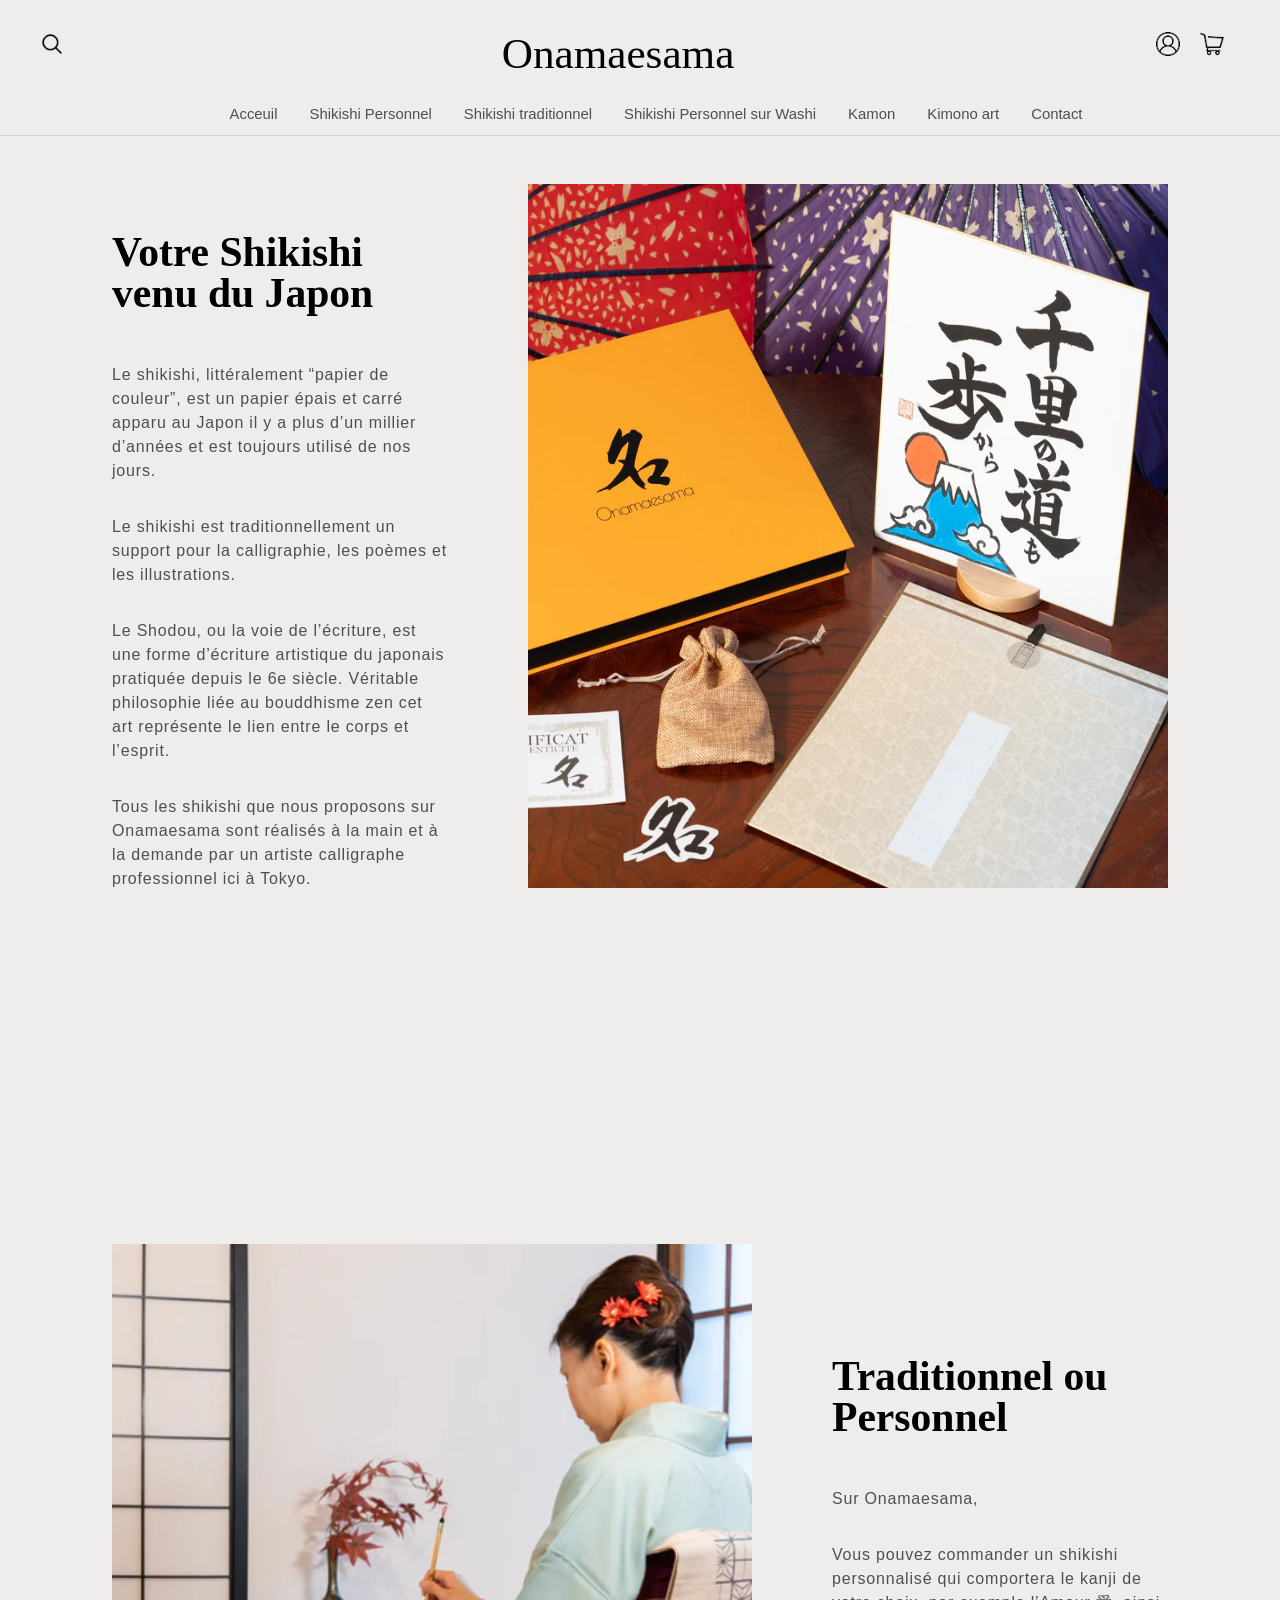
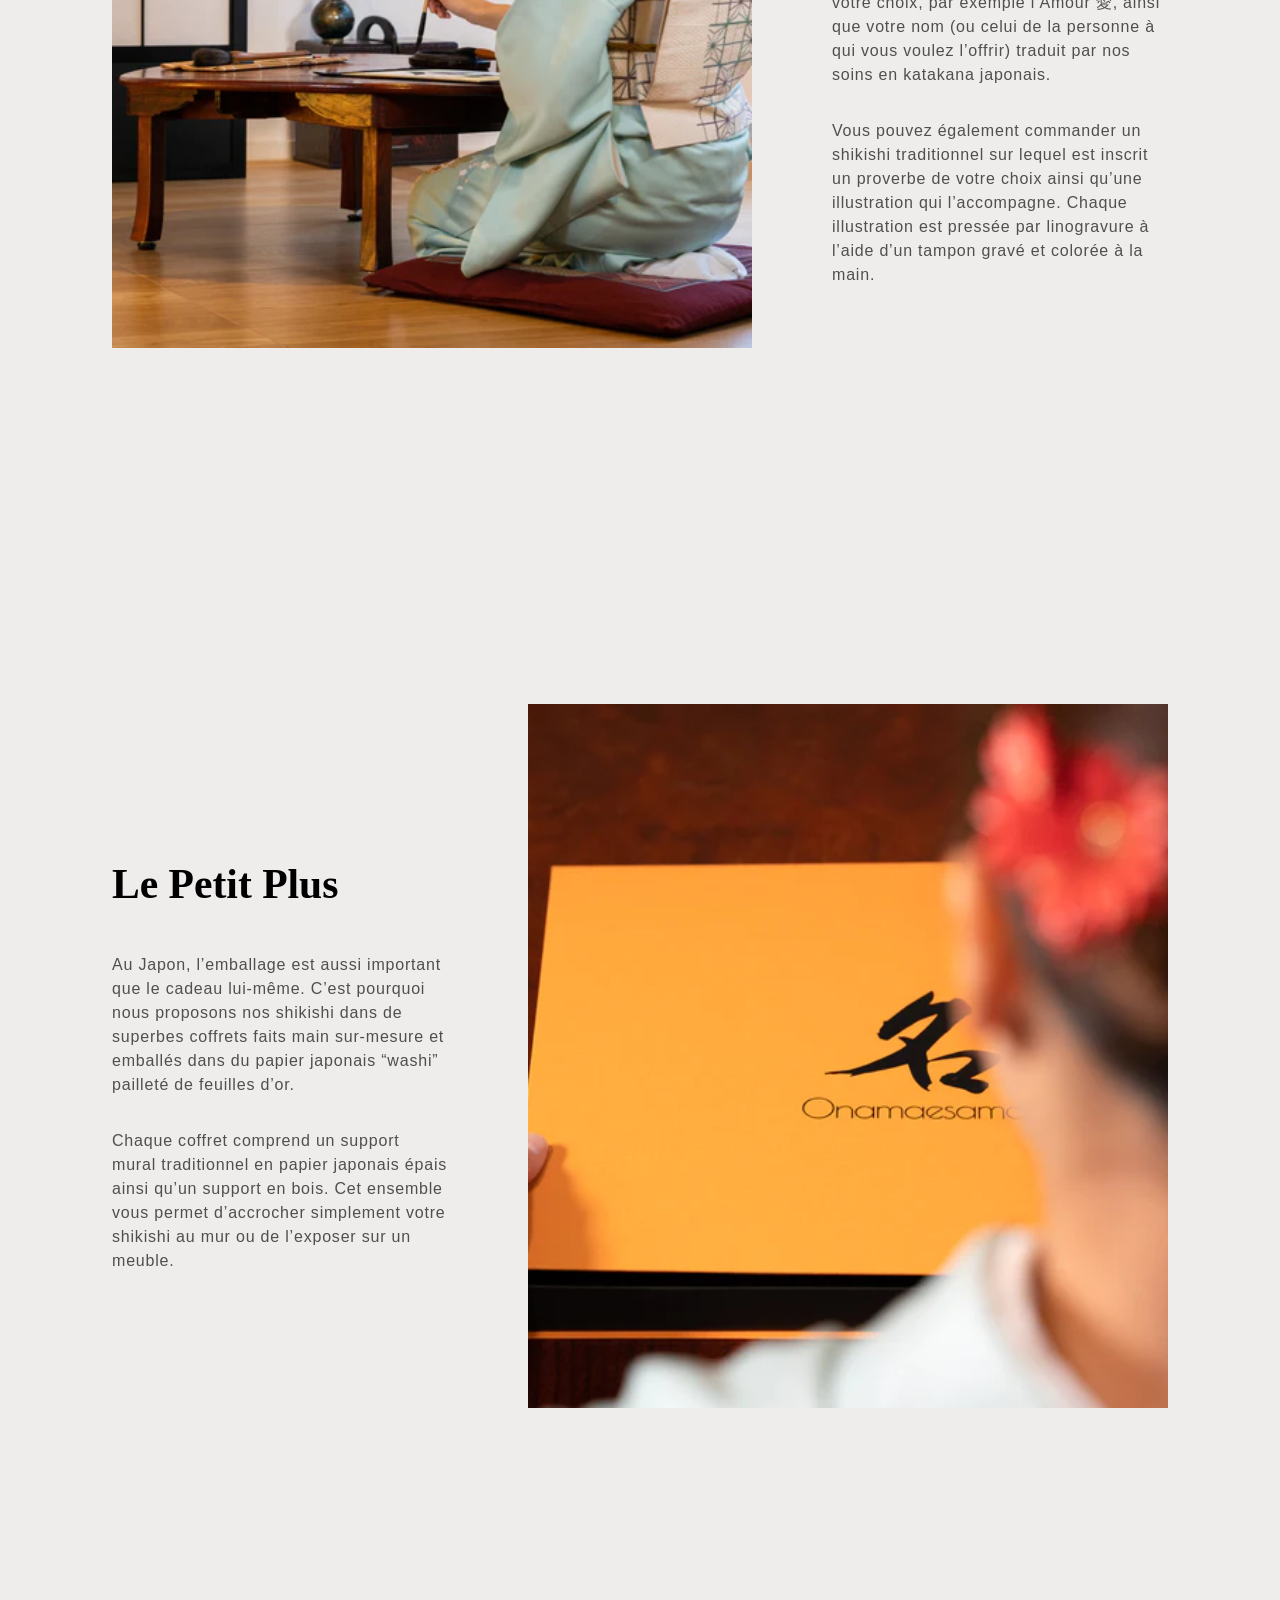
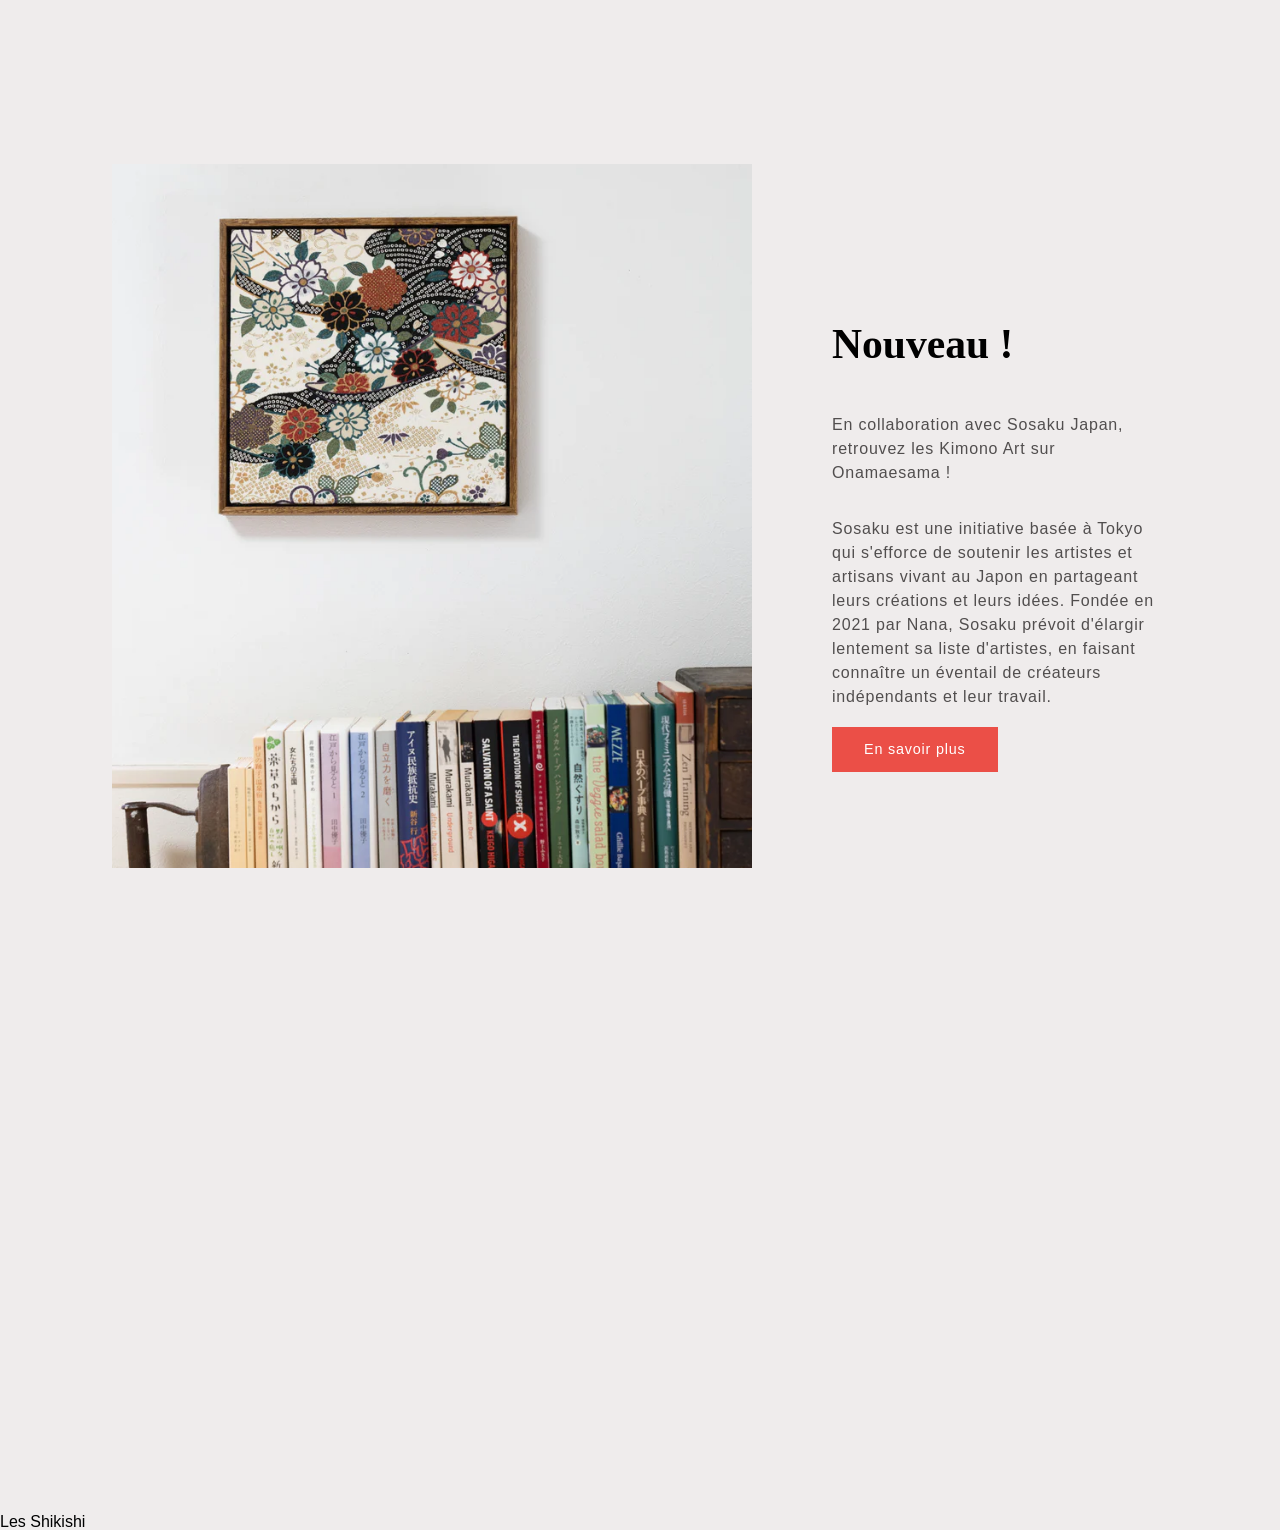
<file: index.html>
<!DOCTYPE html>
<html lang="fr">

<head>
    <meta charset="UTF-8">
    <meta http-equiv="X-UA-Compatible" content="IE=edge">
    <meta name="viewport" content="width=device-width, initial-scale=1.0">
    <link rel="stylesheet" href="/css/reset.css">
    <link rel="stylesheet" href="/css/styles.css">
    <title>Onamaesama</title>
</head>


<body>
    <header>
        <div class="title-and-icons">
            <img class="icon" src="/images/icons8-chercher-30.png">
            <h1 class="title">Onamaesama</h1>
            <div class="icons">
                <img class="icon" src="/images/pngwing.com (1).png">
                <img class="icon" src="/images/pngwing.com (2).png">
            </div>
        </div>
        <div class="nav-bar">
            <a href="#" class="nav-element">Acceuil</a>
            <a href="#" class="nav-element">Shikishi Personnel</a>
            <a href="#" class="nav-element">Shikishi traditionnel</a>
            <a href="#" class="nav-element">Shikishi Personnel sur Washi</a>
            <a href="#" class="nav-element">Kamon</a>
            <a href="#" class="nav-element">Kimono art</a>
            <a href="#" class="nav-element">Contact</a>
        </div>
    </header>

    <main>
        <div class="container">
            <div class="paragraph-box box">
                <h2 class="paragraph-title">Votre Shikishi venu du Japon</h2>
                <p class="paragraph">Le shikishi, littéralement “papier de couleur”, est un papier épais et carré apparu
                    au Japon il y a
                    plus d’un millier d’années et est toujours utilisé de nos jours.</p>
                <p class="paragraph">Le shikishi est traditionnellement un support pour la calligraphie, les poèmes et
                    les illustrations.
                </p>
                <p class="paragraph">Le Shodou, ou la voie de l’écriture, est une forme d’écriture artistique du
                    japonais pratiquée depuis
                    le 6e siècle. Véritable philosophie liée au bouddhisme zen cet art représente le lien entre le corps
                    et l’esprit.</p>
                <p class="paragraph">Tous les shikishi que nous proposons sur Onamaesama sont réalisés à la main et à la
                    demande par un
                    artiste calligraphe professionnel ici à Tokyo.</p>
            </div>

            <div class="box">
                <img class="main-img" src="/images/copy2-BEN01522_1070x.webp">
            </div>
        </div>


        <div class="container container-2">
            <div class="box">
                <img class="main-img" src="/images/BEN01299_785bdea9-9e94-4ed9-a360-c1ae795e6357_750x.webp">
            </div>
            <div class="paragraph-box box">
                <h2 class="paragraph-title paragraph-title-2">Traditionnel ou Personnel</h2>
                <p class="paragraph">Sur Onamaesama,</p>
                <p class="paragraph">Vous pouvez commander un shikishi personnalisé qui comportera le kanji de votre
                    choix, par exemple l’Amour 愛, ainsi que votre nom (ou celui de la personne à qui vous voulez
                    l’offrir) traduit par nos soins en katakana japonais.
                </p>
                <p class="paragraph">Vous pouvez également commander un shikishi traditionnel sur lequel est inscrit un
                    proverbe de votre choix ainsi qu’une illustration qui l’accompagne. Chaque illustration est pressée
                    par linogravure à l’aide d’un tampon gravé et colorée à la main.</p>
            </div>
        </div>

        <div class="container container-2">

            <div class="paragraph-box box">
                <h2 class="paragraph-title paragraph-title-3">Le Petit Plus</h2>
                <p class="paragraph">Au Japon, l’emballage est aussi important que le cadeau lui-même. C’est pourquoi
                    nous proposons nos shikishi dans de superbes coffrets faits main sur-mesure et emballés dans du
                    papier japonais “washi” pailleté de feuilles d’or.</p>
                <p class="paragraph">Chaque coffret comprend un support mural traditionnel en papier japonais épais
                    ainsi qu’un support en bois. Cet ensemble vous permet d’accrocher simplement votre shikishi au mur
                    ou de l’exposer sur un meuble.
                </p>

            </div>
            <div class="box">
                <img class="main-img" src="/images/BEN01442_750x.webp">
            </div>

        </div>

        <div class="container container-2">
            <div class="box">
                <img class="main-img" src="/images/BEN1285_750x.webp">
            </div>
            <div class="paragraph-box box">
                <h2 class="paragraph-title paragraph-title-3">Nouveau !</h2>
                <p class="paragraph">En collaboration avec Sosaku Japan, retrouvez les Kimono Art sur Onamaesama !</p>
                <p class="paragraph">Sosaku est une initiative basée à Tokyo qui s'efforce de soutenir les artistes et
                    artisans vivant au Japon en partageant leurs créations et leurs idées. Fondée en 2021 par Nana,
                    Sosaku prévoit d'élargir lentement sa liste d'artistes, en faisant connaître un éventail de
                    créateurs indépendants et leur travail.
                </p>

                <a href="#" class="en-savoir-plus">En savoir plus</a>
            </div>

        </div>

        <div class="container-main-footer"></div>
        <h3>Les Shikishi</h3>




    </main>

    <footer>


    </footer>

</body>

</html>
</file>
<file: css/styles.css>
*{font-family: sans-serif;
    
}

body{
    background-color: #EFECEC;

}

.title-and-icons{
    display: flex;
    justify-content: space-between;
    margin-top:2rem ;
    margin-left: 2.5rem;
    margin-right: 2.5rem;
    margin-bottom: 2rem; 
    
    
}

.icon{
    margin-right: 1rem;
    height: 1.5rem;   
}

.icon:hover{
    height: 1.7rem;
    
    

}

.title{
    font-size: 2.7rem;
    font-weight: 100;
    
    
}

.nav-bar{
    display: flex;
    justify-content: center;
    padding-bottom: 0.8rem;
    border-bottom:solid lightgray 0.1rem ;
    font-family: sans-serif;
    font-size: 0.93rem;

}

.nav-element{
    margin-left: 2rem;
    color: #514E4e;
    text-decoration: none;
    text-underline-offset: 0.2rem
    
}

.nav-element:hover{
    text-decoration: underline;
    color: black;

}

.container{
    display: flex; 
    margin-left: 7rem;
    margin-right: 7rem;
    margin-top:3rem ;
    height: 100vh;
    position: relative;
    gap: 5rem;
    
    
    
    
}

.box{
    
    
    
    
}

.main-img{
    width: 40rem; 
    height: 44rem;
}

.paragraph-title{
    font-size: 2.6rem;
    margin-bottom: 3rem;
    margin-top: 3rem;
    font-family: serif;
    font-weight: bold;

}

.paragraph{
    margin-bottom: 2rem;
    color:#514E4e;
    font-size: 1rem;
    letter-spacing: 0.050rem;
    line-height: 1.5
    
    
    
}
.container-2{
    margin-top: 10rem;
}

.paragraph-title-2{
    margin-top: 7rem;
}

.paragraph-title-3{
    margin-top: 10rem;
}

.en-savoir-plus {
    padding-top: 0.9rem;
    padding-bottom: 0.9rem;
    padding-left: 2rem;
    padding-right: 2rem;
    font-size: 0.9rem;
    background-color:#EB4F47 ;
    color: white;
    border: none;
    letter-spacing: 0.050rem;
    text-decoration: none;
    
}

.en-savoir-plus:hover{
    padding-top: 1rem;
    padding-bottom: 1rem;
    padding-left: 2.1rem;
    padding-right: 2.1rem;
    transition: 0.05s
}

.container-main-footer{
    
    display: flex; 
    margin-left: 7rem;
    margin-right: 7rem;
    height: 50vh;
    
    
}
</file>
